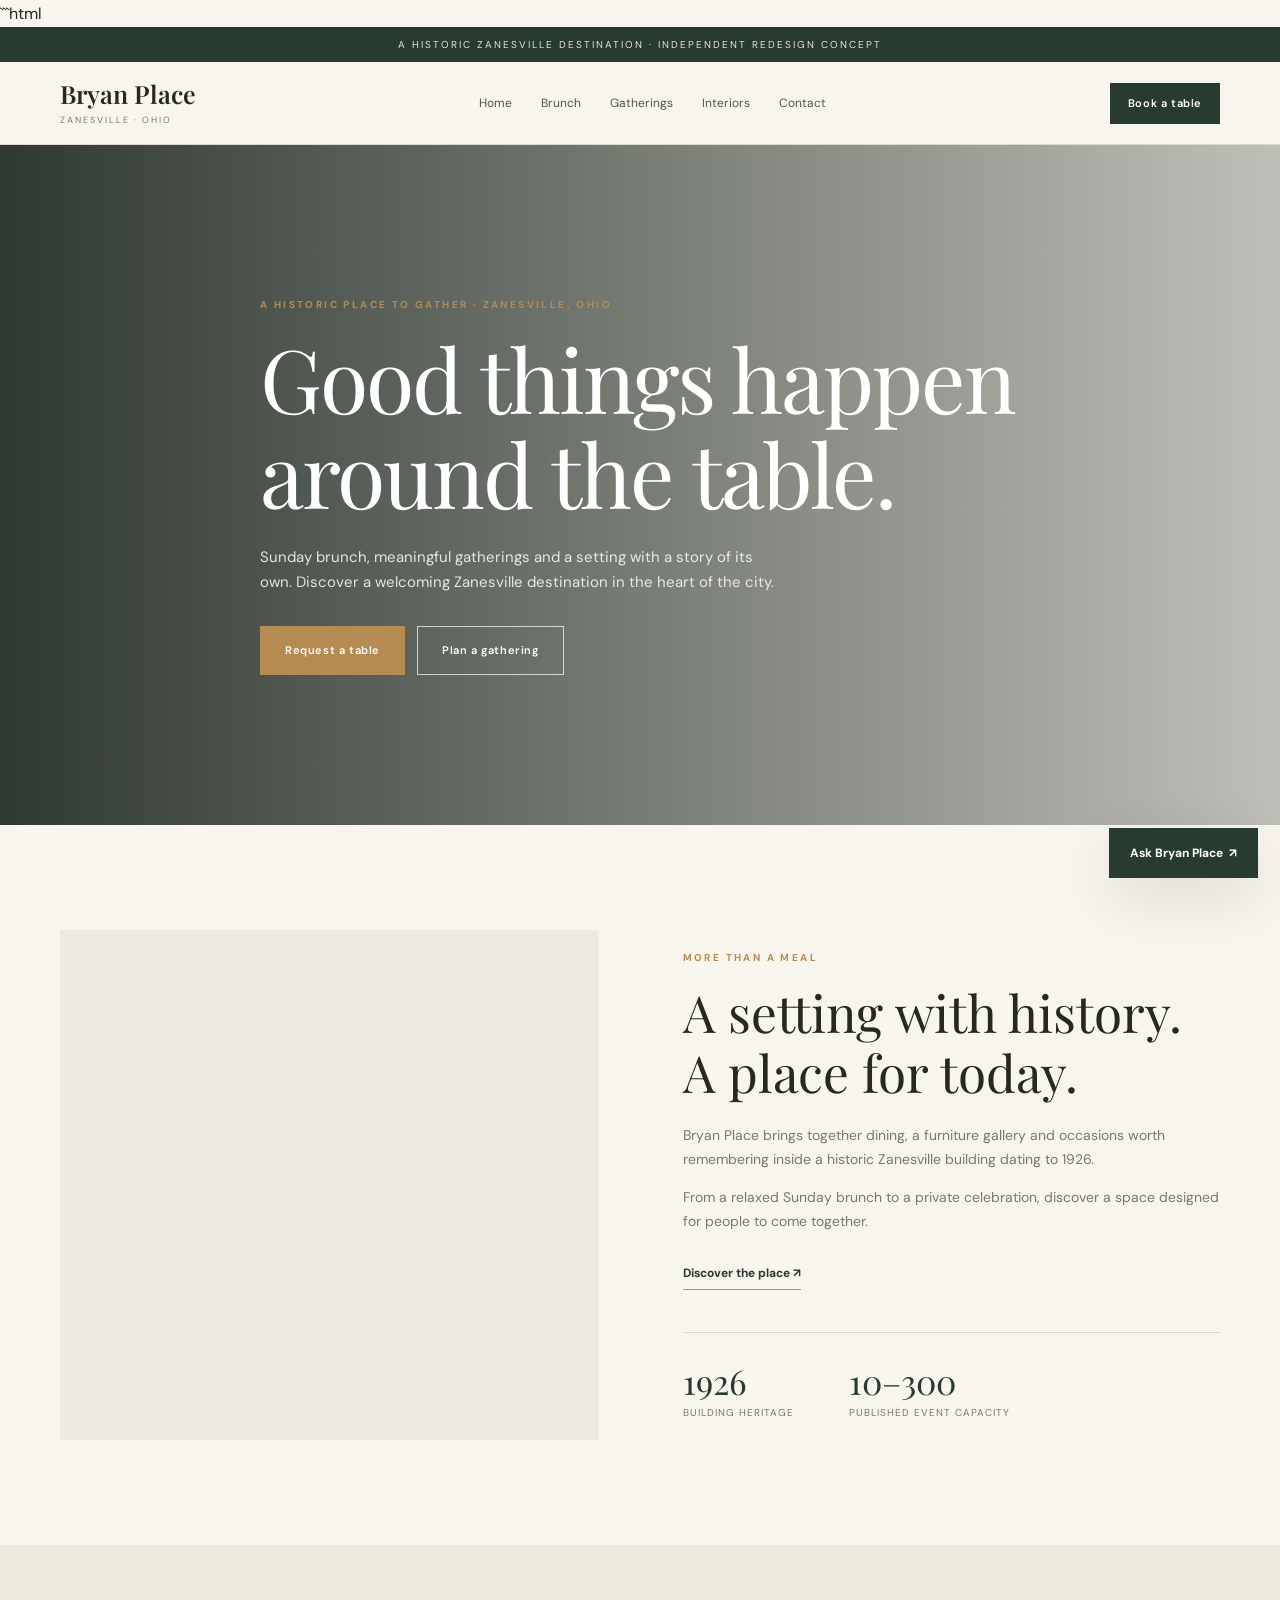
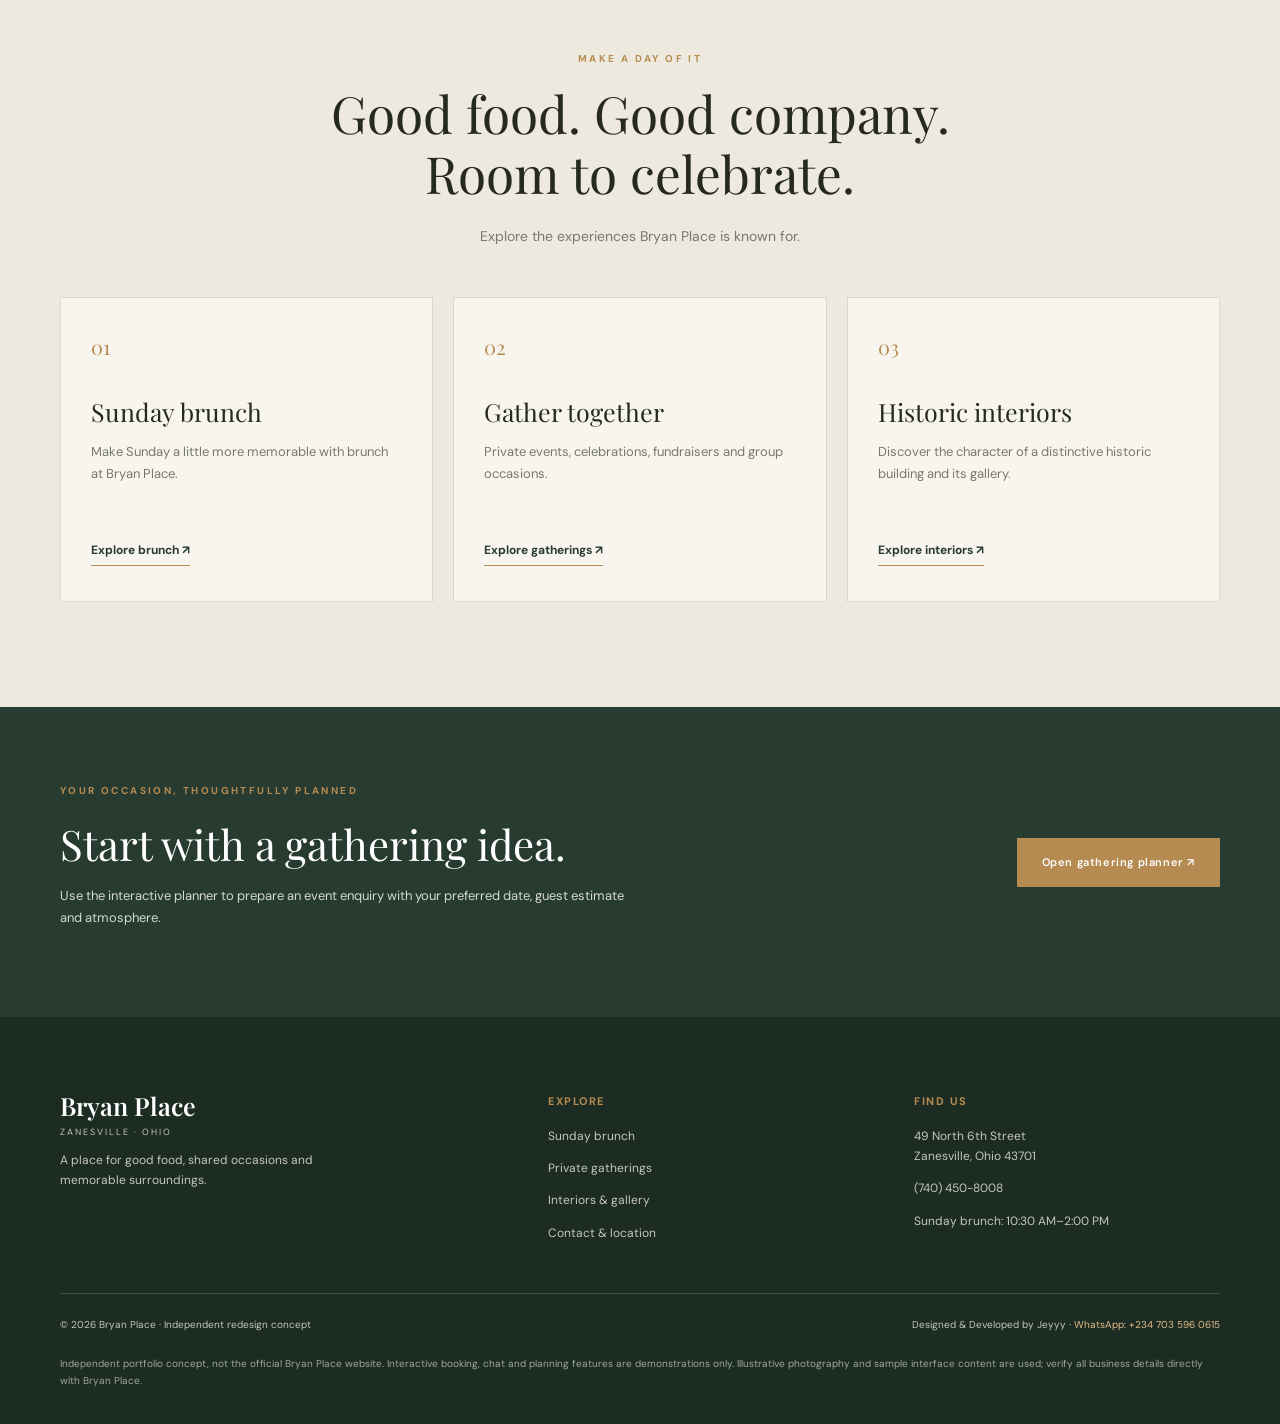
<file: index.html>
```html
<!doctype html>
<html lang="en"><head><meta charset="utf-8"><meta name="viewport" content="width=device-width,initial-scale=1"><meta name="theme-color" content="#f5f1e8"><meta name="description" content="Good Things Happen Around the Table — Bryan Place independent website redesign concept."><title>Good Things Happen Around the Table | Bryan Place</title><link rel="stylesheet" href="css/style.css"></head><body>
<div class="top-note">A HISTORIC ZANESVILLE DESTINATION · INDEPENDENT REDESIGN CONCEPT</div>
<header class="site-header"><div class="container nav-wrap">
<a class="brand" href="index.html">Bryan Place<small>Zanesville · Ohio</small></a>
<button class="menu-toggle" aria-label="Open navigation" aria-expanded="false">Menu</button>
<nav class="nav-links" aria-label="Main navigation">
<a href="index.html">Home</a><a href="brunch.html">Brunch</a><a href="events.html">Gatherings</a><a href="interiors.html">Interiors</a><a href="contact.html">Contact</a>
</nav><div class="nav-actions"><button class="btn small" data-open-booking>Book a table</button></div>
</div></header>
<main>
<section class="hero"><div class="container hero-content"><span class="eyebrow">A historic place to gather · Zanesville, Ohio</span><h1 class="display">Good things happen around the table.</h1><p>Sunday brunch, meaningful gatherings and a setting with a story of its own. Discover a welcoming Zanesville destination in the heart of the city.</p><div class="hero-actions"><button class="btn gold" data-open-booking>Request a table</button><a class="btn outline" href="events.html">Plan a gathering</a></div></div></section>
<section class="section"><div class="container intro-grid"><div class="intro-image reveal" role="img" aria-label="Illustrative restaurant interior"></div><div class="intro-copy reveal"><span class="eyebrow">More than a meal</span><h2>A setting with history. A place for today.</h2><p class="muted">Bryan Place brings together dining, a furniture gallery and occasions worth remembering inside a historic Zanesville building dating to 1926.</p><p class="muted">From a relaxed Sunday brunch to a private celebration, discover a space designed for people to come together.</p><a class="text-link" href="interiors.html">Discover the place ↗</a><div class="stats"><div class="stat"><strong>1926</strong><span>Building heritage</span></div><div class="stat"><strong>10–300</strong><span>Published event capacity</span></div></div></div></div></section>
<section class="section" style="background:var(--cream)"><div class="container"><div class="section-head reveal"><span class="eyebrow">Make a day of it</span><h2>Good food. Good company. Room to celebrate.</h2><p>Explore the experiences Bryan Place is known for.</p></div><div class="feature-grid"><article class="feature-card reveal"><span class="number">01</span><h3>Sunday brunch</h3><p>Make Sunday a little more memorable with brunch at Bryan Place.</p><a class="text-link" href="brunch.html">Explore brunch ↗</a></article><article class="feature-card reveal"><span class="number">02</span><h3>Gather together</h3><p>Private events, celebrations, fundraisers and group occasions.</p><a class="text-link" href="events.html">Explore gatherings ↗</a></article><article class="feature-card reveal"><span class="number">03</span><h3>Historic interiors</h3><p>Discover the character of a distinctive historic building and its gallery.</p><a class="text-link" href="interiors.html">Explore interiors ↗</a></article></div></div></section>
<section class="split-band"><div class="container"><div><span class="eyebrow">Your occasion, thoughtfully planned</span><h2>Start with a gathering idea.</h2><p>Use the interactive planner to prepare an event enquiry with your preferred date, guest estimate and atmosphere.</p></div><a class="btn gold" href="events.html#planner">Open gathering planner ↗</a></div></section>
</main>
<footer class="site-footer"><div class="container">
<div class="footer-grid">
<div><a class="brand" href="index.html">Bryan Place<small style="color:#c5c6bc">Zanesville · Ohio</small></a><p>A place for good food, shared occasions and memorable surroundings.</p></div>
<div><h4>Explore</h4><div class="footer-links"><a href="brunch.html">Sunday brunch</a><a href="events.html">Private gatherings</a><a href="interiors.html">Interiors & gallery</a><a href="contact.html">Contact & location</a></div></div>
<div><h4>Find us</h4><p>49 North 6th Street<br>Zanesville, Ohio 43701</p><p><a href="tel:+17404508008">(740) 450-8008</a></p><p>Sunday brunch: 10:30 AM–2:00 PM</p></div>
</div>
<div class="footer-bottom"><span>© <span data-year></span> Bryan Place · Independent redesign concept</span><span class="developer-credit">Designed & Developed by Jeyyy · <a href="https://wa.me/2347035960615" target="_blank" rel="noopener">WhatsApp: +234 703 596 0615</a></span></div>
<p class="disclaimer">Independent portfolio concept, not the official Bryan Place website. Interactive booking, chat and planning features are demonstrations only. Illustrative photography and sample interface content are used; verify all business details directly with Bryan Place.</p>
</div></footer>
<button class="chat-launch" id="chatToggle" aria-label="Open Ask Bryan Place chat">Ask Bryan Place&nbsp; ↗</button>
<section class="chat-panel" id="chatPanel" aria-label="Bryan Place demo chat">
<div class="chat-head"><strong>Ask Bryan Place</strong><button id="chatClose" aria-label="Close chat">×</button></div>
<div class="chat-body" id="chatBody" aria-live="polite"></div>
<div class="chat-options"><button data-question="What are your brunch hours?">Brunch hours</button><button data-question="How do I plan an event?">Plan an event</button><button data-question="Where are you located?">Location</button></div>
<div class="chat-input"><input id="chatInput" placeholder="Ask a question…" aria-label="Type a question"><button id="chatSend">Send</button></div>
</section>
<div class="modal-backdrop" id="bookingModal" role="dialog" aria-modal="true" aria-labelledby="bookingTitle">
<div class="modal">
<button class="modal-close" data-close-booking aria-label="Close booking form">×</button>
<div id="bookingFormFields">
<span class="step-indicator" id="bookingStepLabel">Step 1 of 3</span><h2 id="bookingTitle">Request a table</h2>
<form id="bookingForm">
<div class="modal-step active" data-step="1">
<p class="muted">Tell us when you would like to visit.</p>
<div class="field"><label for="bookDate">Preferred date</label><input id="bookDate" name="date" type="date" required></div>
<div class="field"><label for="bookTime">Preferred time</label><select id="bookTime" name="time" required><option value="">Choose a time</option><option>10:30 AM</option><option>11:00 AM</option><option>11:30 AM</option><option>12:00 PM</option><option>12:30 PM</option><option>1:00 PM</option><option>1:30 PM</option><option>2:00 PM</option><option>Other / flexible</option></select></div>
</div>
<div class="modal-step" data-step="2">
<p class="muted">How many guests should the request include?</p>
<div class="field"><label for="bookGuests">Number of guests</label><select id="bookGuests" name="guests" required><option value="">Select guests</option><option>1</option><option>2</option><option>3</option><option>4</option><option>5</option><option>6</option><option>7</option><option>8</option><option>9+</option></select></div>
<div class="field"><label for="bookNotes">Additional notes (optional)</label><textarea id="bookNotes" name="notes" placeholder="Accessibility needs, occasion, or other details"></textarea></div>
</div>
<div class="modal-step" data-step="3">
<p class="muted">Add a contact name and a way for the restaurant to reach you.</p>
<div class="field"><label for="bookName">Your name</label><input id="bookName" name="name" required autocomplete="name"></div>
<div class="field"><label for="bookContact">Phone or email</label><input id="bookContact" name="contact" required></div>
</div>
</form>
<div class="modal-actions"><button class="btn outline" id="bookingBack" type="button">Back</button><button class="btn" id="bookingNext" type="button">Continue</button></div>
</div>
<div id="bookingResult" hidden><span class="eyebrow">Request prepared</span><h2>Your details are ready.</h2><p class="muted">This demo does not send or confirm a reservation. Contact the restaurant directly to check availability.</p><div class="result-card"><pre id="bookingSummary" style="white-space:pre-wrap;font: .82rem/1.7 var(--sans)"></pre></div><div class="modal-actions"><button class="btn outline" id="bookingReset">Start again</button><button class="btn" id="copyBooking">Copy request</button><button class="btn gold" id="callRestaurant">Call restaurant</button></div></div>
</div></div>
<script src="js/main.js" defer></script>
<script>document.querySelectorAll('[data-year]').forEach(el=>el.textContent=new Date().getFullYear());</script></body></html>
</file>
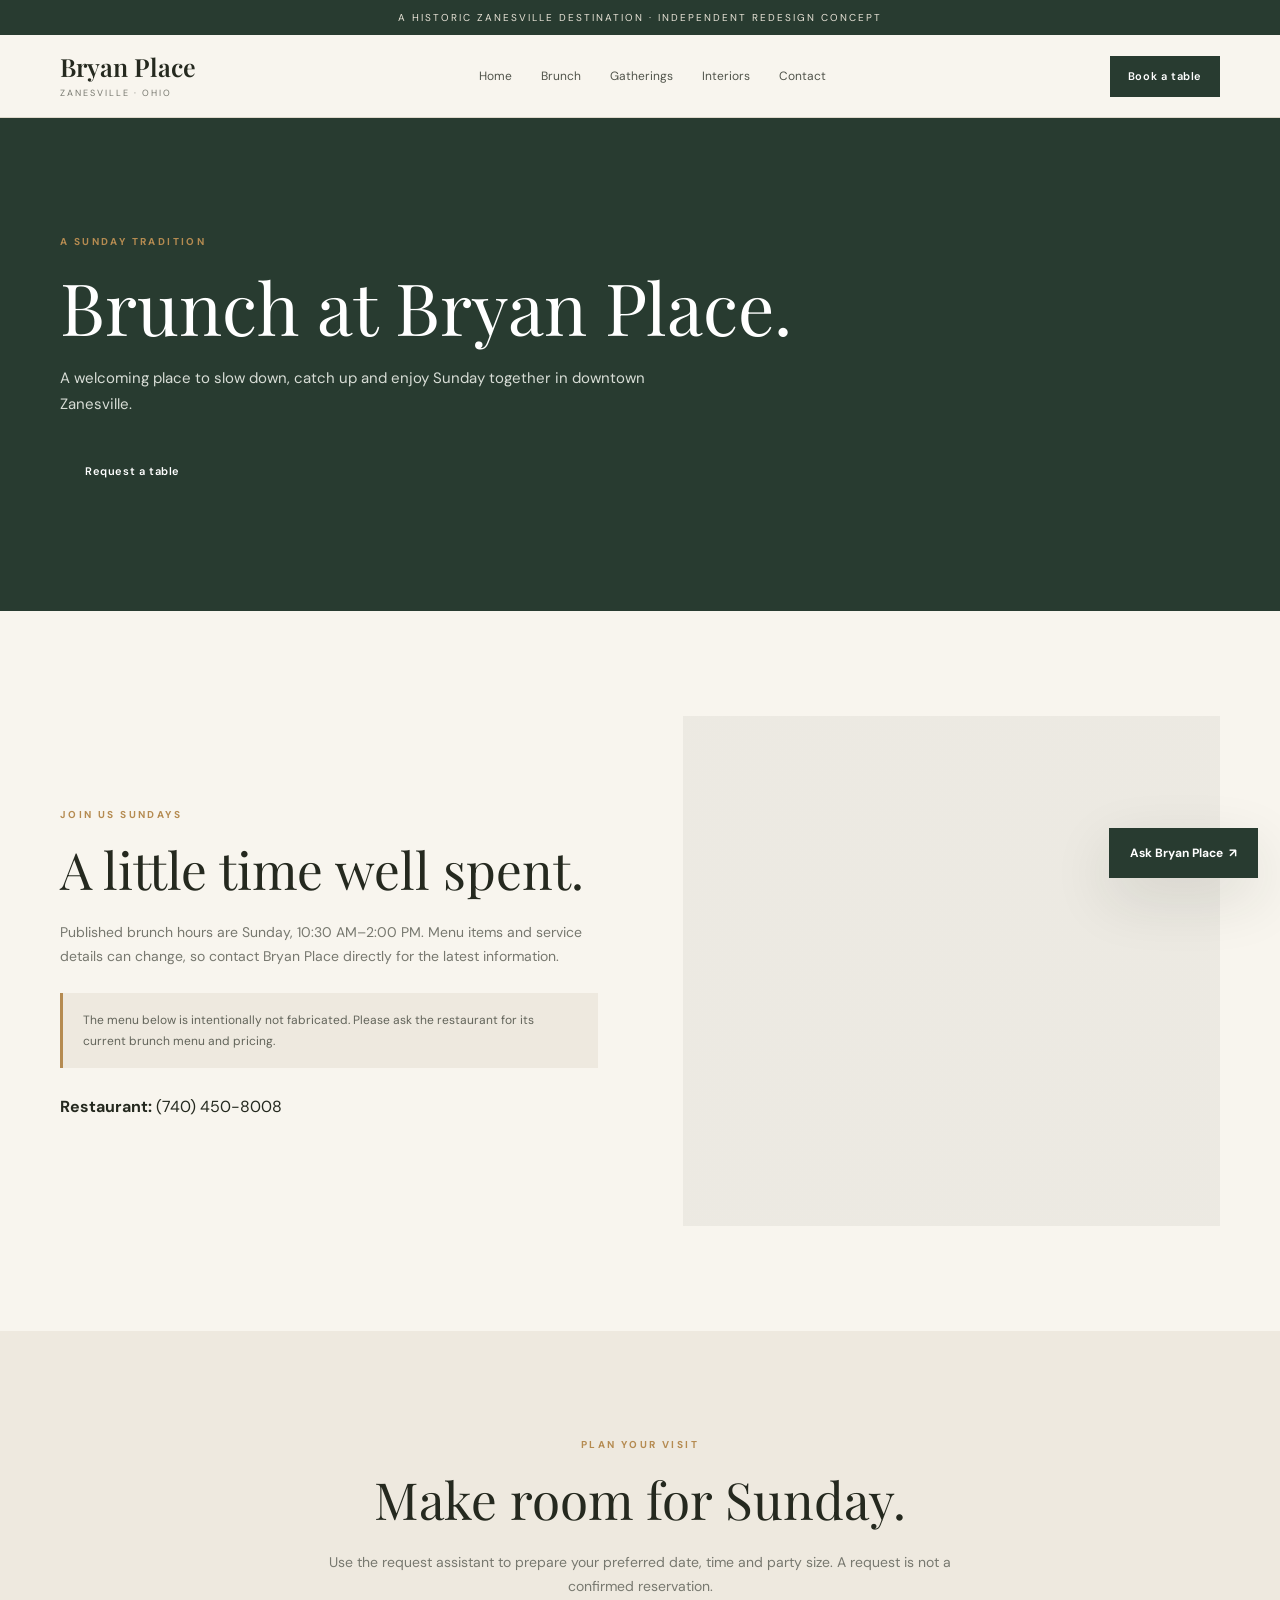
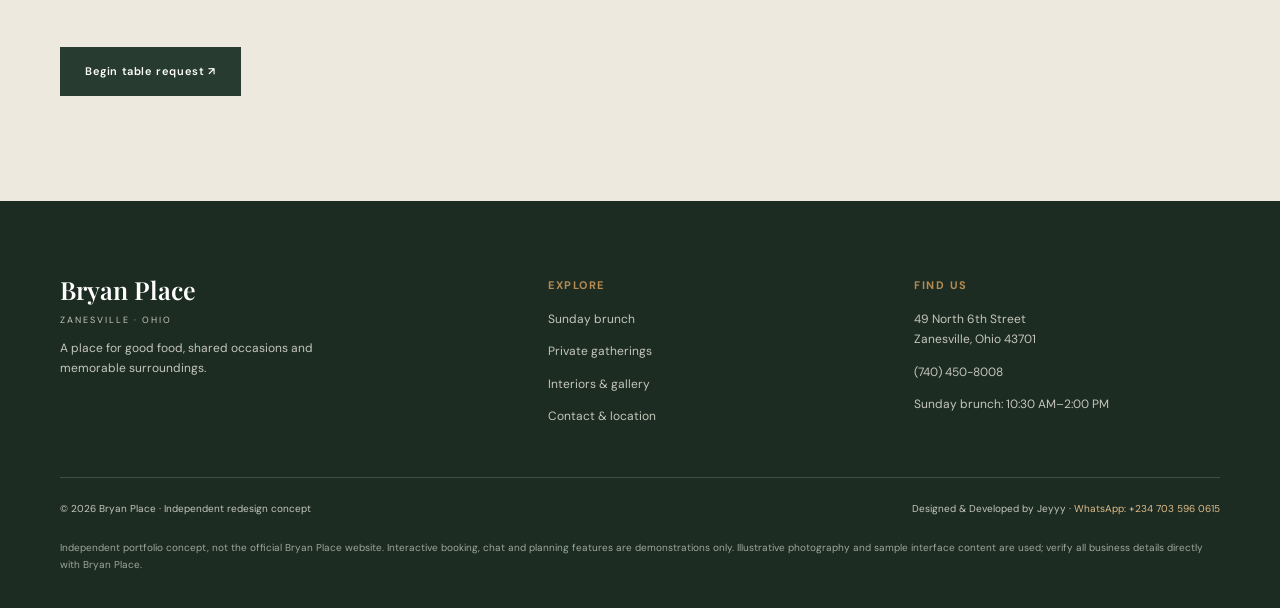
<file: brunch.html>
<!doctype html>
<html lang="en"><head><meta charset="utf-8"><meta name="viewport" content="width=device-width,initial-scale=1"><meta name="theme-color" content="#f5f1e8"><meta name="description" content="Sunday Brunch — Bryan Place independent website redesign concept."><title>Sunday Brunch | Bryan Place</title><link rel="stylesheet" href="css/style.css"></head><body>
<div class="top-note">A HISTORIC ZANESVILLE DESTINATION · INDEPENDENT REDESIGN CONCEPT</div>
<header class="site-header"><div class="container nav-wrap">
<a class="brand" href="index.html">Bryan Place<small>Zanesville · Ohio</small></a>
<button class="menu-toggle" aria-label="Open navigation" aria-expanded="false">Menu</button>
<nav class="nav-links" aria-label="Main navigation">
<a href="index.html">Home</a><a href="brunch.html">Brunch</a><a href="events.html">Gatherings</a><a href="interiors.html">Interiors</a><a href="contact.html">Contact</a>
</nav><div class="nav-actions"><button class="btn small" data-open-booking>Book a table</button></div>
</div></header>
<main><section class="page-hero"><div class="container"><span class="eyebrow">A Sunday tradition</span><h1>Brunch at Bryan Place.</h1><p>A welcoming place to slow down, catch up and enjoy Sunday together in downtown Zanesville.</p><button class="btn" data-open-booking>Request a table</button></div></section>
<section class="section"><div class="container intro-grid"><div class="intro-copy reveal"><span class="eyebrow">Join us Sundays</span><h2>A little time well spent.</h2><p class="muted">Published brunch hours are Sunday, 10:30 AM–2:00 PM. Menu items and service details can change, so contact Bryan Place directly for the latest information.</p><div class="notice">The menu below is intentionally not fabricated. Please ask the restaurant for its current brunch menu and pricing.</div><p><strong>Restaurant:</strong> <a href="tel:+17404508008">(740) 450-8008</a></p></div><div class="intro-image reveal"></div></div></section>
<section class="section" style="background:var(--cream)"><div class="container"><div class="section-head"><span class="eyebrow">Plan your visit</span><h2>Make room for Sunday.</h2><p>Use the request assistant to prepare your preferred date, time and party size. A request is not a confirmed reservation.</p></div><button class="btn" data-open-booking>Begin table request ↗</button></div></section></main>
<footer class="site-footer"><div class="container">
<div class="footer-grid">
<div><a class="brand" href="index.html">Bryan Place<small style="color:#c5c6bc">Zanesville · Ohio</small></a><p>A place for good food, shared occasions and memorable surroundings.</p></div>
<div><h4>Explore</h4><div class="footer-links"><a href="brunch.html">Sunday brunch</a><a href="events.html">Private gatherings</a><a href="interiors.html">Interiors & gallery</a><a href="contact.html">Contact & location</a></div></div>
<div><h4>Find us</h4><p>49 North 6th Street<br>Zanesville, Ohio 43701</p><p><a href="tel:+17404508008">(740) 450-8008</a></p><p>Sunday brunch: 10:30 AM–2:00 PM</p></div>
</div>
<div class="footer-bottom"><span>© <span data-year></span> Bryan Place · Independent redesign concept</span><span class="developer-credit">Designed & Developed by Jeyyy · <a href="https://wa.me/2347035960615" target="_blank" rel="noopener">WhatsApp: +234 703 596 0615</a></span></div>
<p class="disclaimer">Independent portfolio concept, not the official Bryan Place website. Interactive booking, chat and planning features are demonstrations only. Illustrative photography and sample interface content are used; verify all business details directly with Bryan Place.</p>
</div></footer>
<button class="chat-launch" id="chatToggle" aria-label="Open Ask Bryan Place chat">Ask Bryan Place&nbsp; ↗</button>
<section class="chat-panel" id="chatPanel" aria-label="Bryan Place demo chat">
<div class="chat-head"><strong>Ask Bryan Place</strong><button id="chatClose" aria-label="Close chat">×</button></div>
<div class="chat-body" id="chatBody" aria-live="polite"></div>
<div class="chat-options"><button data-question="What are your brunch hours?">Brunch hours</button><button data-question="How do I plan an event?">Plan an event</button><button data-question="Where are you located?">Location</button></div>
<div class="chat-input"><input id="chatInput" placeholder="Ask a question…" aria-label="Type a question"><button id="chatSend">Send</button></div>
</section>
<div class="modal-backdrop" id="bookingModal" role="dialog" aria-modal="true" aria-labelledby="bookingTitle">
<div class="modal">
<button class="modal-close" data-close-booking aria-label="Close booking form">×</button>
<div id="bookingFormFields">
<span class="step-indicator" id="bookingStepLabel">Step 1 of 3</span><h2 id="bookingTitle">Request a table</h2>
<form id="bookingForm">
<div class="modal-step active" data-step="1">
<p class="muted">Tell us when you would like to visit.</p>
<div class="field"><label for="bookDate">Preferred date</label><input id="bookDate" name="date" type="date" required></div>
<div class="field"><label for="bookTime">Preferred time</label><select id="bookTime" name="time" required><option value="">Choose a time</option><option>10:30 AM</option><option>11:00 AM</option><option>11:30 AM</option><option>12:00 PM</option><option>12:30 PM</option><option>1:00 PM</option><option>1:30 PM</option><option>2:00 PM</option><option>Other / flexible</option></select></div>
</div>
<div class="modal-step" data-step="2">
<p class="muted">How many guests should the request include?</p>
<div class="field"><label for="bookGuests">Number of guests</label><select id="bookGuests" name="guests" required><option value="">Select guests</option><option>1</option><option>2</option><option>3</option><option>4</option><option>5</option><option>6</option><option>7</option><option>8</option><option>9+</option></select></div>
<div class="field"><label for="bookNotes">Additional notes (optional)</label><textarea id="bookNotes" name="notes" placeholder="Accessibility needs, occasion, or other details"></textarea></div>
</div>
<div class="modal-step" data-step="3">
<p class="muted">Add a contact name and a way for the restaurant to reach you.</p>
<div class="field"><label for="bookName">Your name</label><input id="bookName" name="name" required autocomplete="name"></div>
<div class="field"><label for="bookContact">Phone or email</label><input id="bookContact" name="contact" required></div>
</div>
</form>
<div class="modal-actions"><button class="btn outline" id="bookingBack" type="button">Back</button><button class="btn" id="bookingNext" type="button">Continue</button></div>
</div>
<div id="bookingResult" hidden><span class="eyebrow">Request prepared</span><h2>Your details are ready.</h2><p class="muted">This demo does not send or confirm a reservation. Contact the restaurant directly to check availability.</p><div class="result-card"><pre id="bookingSummary" style="white-space:pre-wrap;font: .82rem/1.7 var(--sans)"></pre></div><div class="modal-actions"><button class="btn outline" id="bookingReset">Start again</button><button class="btn" id="copyBooking">Copy request</button><button class="btn gold" id="callRestaurant">Call restaurant</button></div></div>
</div></div>
<script src="js/main.js" defer></script>
<script>document.querySelectorAll('[data-year]').forEach(el=>el.textContent=new Date().getFullYear());</script></body></html>
</file>
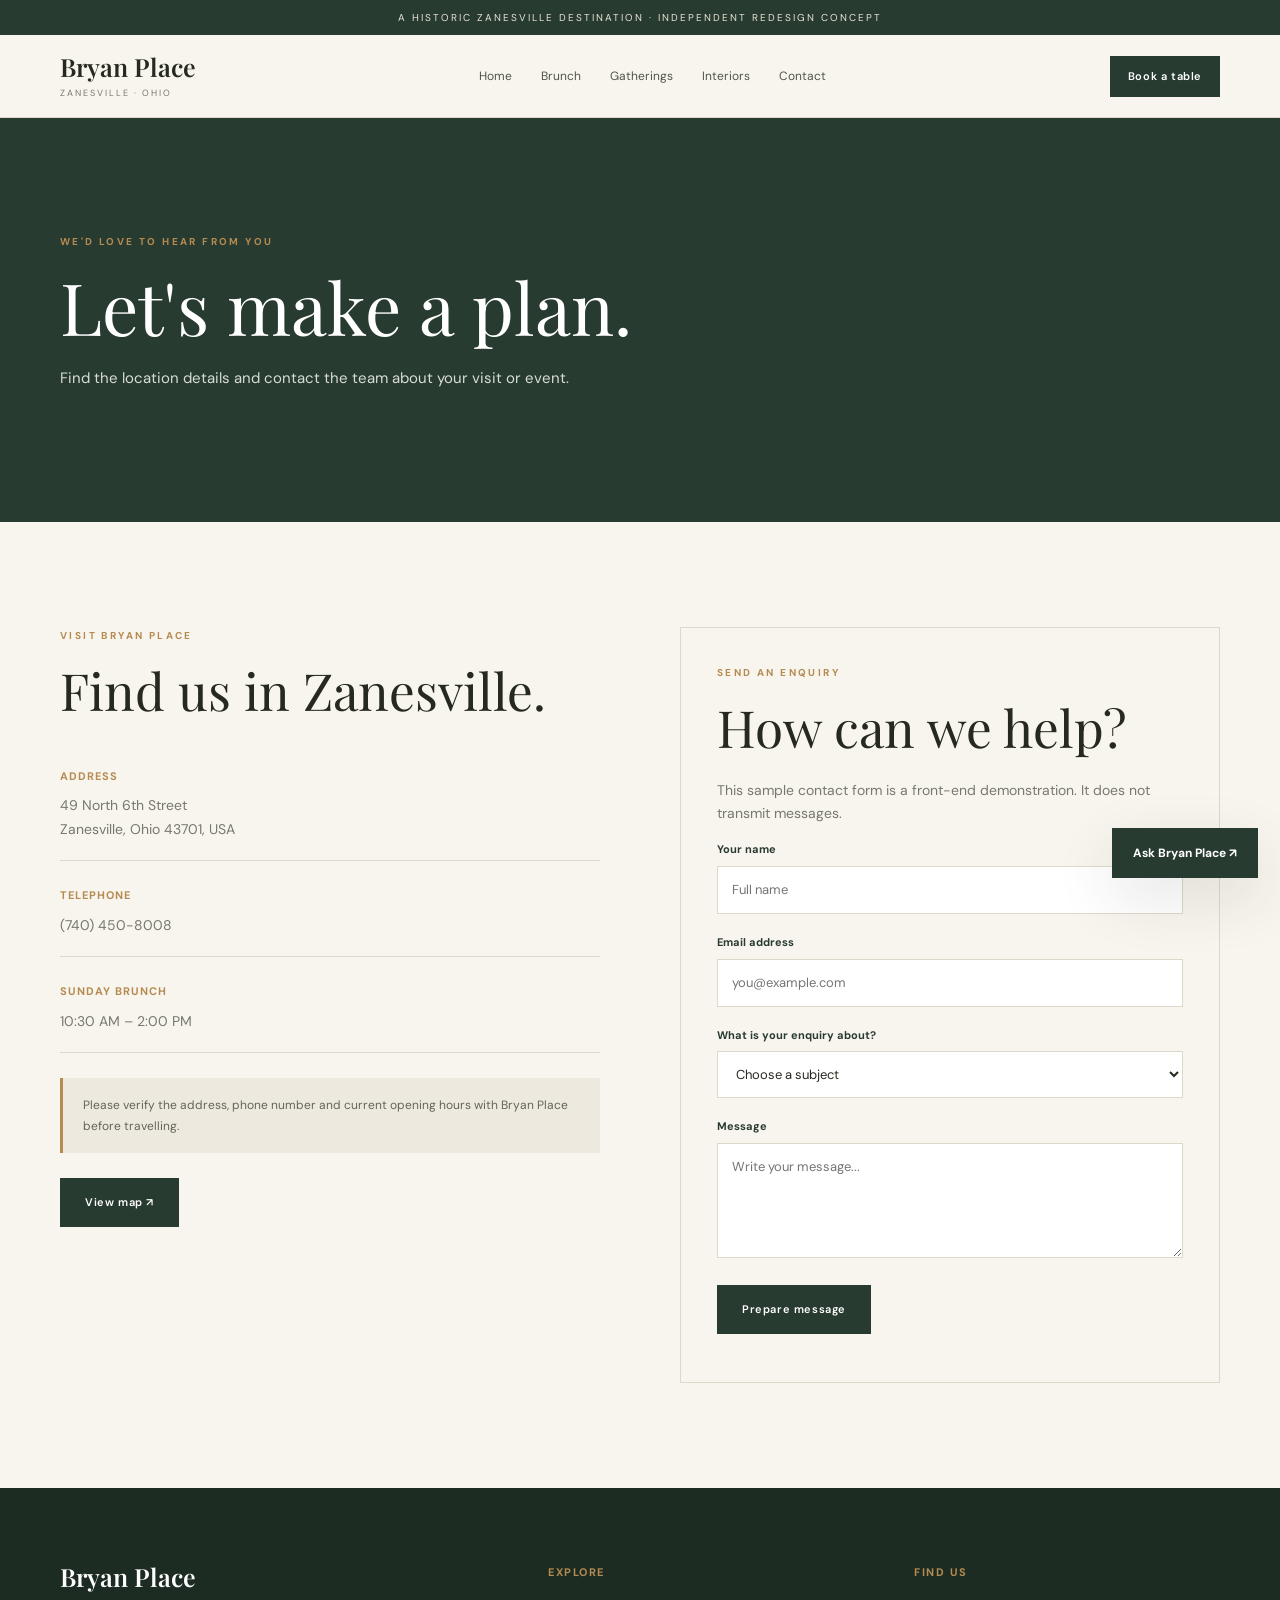
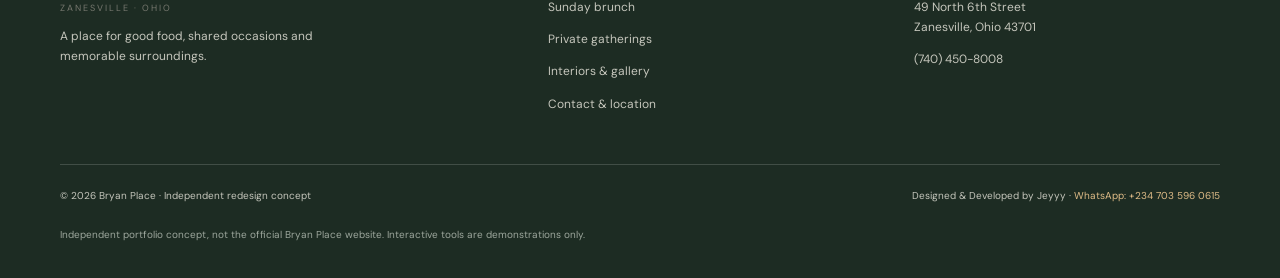
<file: contact.html>
<!doctype html>
<html lang="en">
<head>
<meta charset="utf-8">
<meta name="viewport" content="width=device-width,initial-scale=1">
<title>Contact & Location | Bryan Place</title>
<link rel="stylesheet" href="css/style.css">
</head>
<body>
<div class="top-note">A HISTORIC ZANESVILLE DESTINATION · INDEPENDENT REDESIGN CONCEPT</div>

<header class="site-header">
<div class="container nav-wrap">
<a class="brand" href="index.html">Bryan Place<small>Zanesville · Ohio</small></a>
<button class="menu-toggle" aria-label="Open navigation" aria-expanded="false">Menu</button>
<nav class="nav-links">
<a href="index.html">Home</a>
<a href="brunch.html">Brunch</a>
<a href="events.html">Gatherings</a>
<a href="interiors.html">Interiors</a>
<a href="contact.html">Contact</a>
</nav>
<div class="nav-actions"><button class="btn small" data-open-booking>Book a table</button></div>
</div>
</header>

<main>
<section class="page-hero">
<div class="container">
<span class="eyebrow">We'd love to hear from you</span>
<h1>Let's make a plan.</h1>
<p>Find the location details and contact the team about your visit or event.</p>
</div>
</section>

<section class="section">
<div class="container contact-grid">
<div>
<span class="eyebrow">Visit Bryan Place</span>
<h2>Find us in Zanesville.</h2>
<div class="contact-detail">
<strong>Address</strong>
<p>49 North 6th Street<br>Zanesville, Ohio 43701, USA</p>
</div>
<div class="contact-detail">
<strong>Telephone</strong>
<p><a href="tel:+17404508008">(740) 450-8008</a></p>
</div>
<div class="contact-detail">
<strong>Sunday brunch</strong>
<p>10:30 AM – 2:00 PM</p>
</div>
<div class="notice">Please verify the address, phone number and current opening hours with Bryan Place before travelling.</div>
<a class="btn" href="https://www.google.com/maps/search/?api=1&query=49+North+6th+Street+Zanesville+Ohio" target="_blank" rel="noopener">View map ↗</a>
</div>

<div class="contact-card">
<span class="eyebrow">Send an enquiry</span>
<h2>How can we help?</h2>
<p class="muted">This sample contact form is a front-end demonstration. It does not transmit messages.</p>
<form id="contactForm">
<div class="field">
<label for="contactName">Your name</label>
<input id="contactName" required placeholder="Full name">
</div>
<div class="field">
<label for="contactEmail">Email address</label>
<input id="contactEmail" type="email" required placeholder="you@example.com">
</div>
<div class="field">
<label for="contactSubject">What is your enquiry about?</label>
<select id="contactSubject" required>
<option value="">Choose a subject</option>
<option>Dining</option>
<option>Sunday brunch</option>
<option>Private event</option>
<option>General enquiry</option>
</select>
</div>
<div class="field">
<label for="contactMessage">Message</label>
<textarea id="contactMessage" required placeholder="Write your message..."></textarea>
</div>
<button class="btn" type="submit">Prepare message</button>
<p id="contactFeedback" class="form-feedback" aria-live="polite"></p>
</form>
</div>
</div>
</section>
</main>

<footer class="site-footer">
<div class="container">
<div class="footer-grid">
<div><a class="brand" href="index.html">Bryan Place<small>Zanesville · Ohio</small></a><p>A place for good food, shared occasions and memorable surroundings.</p></div>
<div><h4>Explore</h4><div class="footer-links"><a href="brunch.html">Sunday brunch</a><a href="events.html">Private gatherings</a><a href="interiors.html">Interiors & gallery</a><a href="contact.html">Contact & location</a></div></div>
<div><h4>Find us</h4><p>49 North 6th Street<br>Zanesville, Ohio 43701</p><p><a href="tel:+17404508008">(740) 450-8008</a></p></div>
</div>
<div class="footer-bottom"><span>© <span data-year></span> Bryan Place · Independent redesign concept</span><span class="developer-credit">Designed & Developed by Jeyyy · <a href="https://wa.me/2347035960615" target="_blank" rel="noopener">WhatsApp: +234 703 596 0615</a></span></div>
<p class="disclaimer">Independent portfolio concept, not the official Bryan Place website. Interactive tools are demonstrations only.</p>
</div>
</footer>

<button class="chat-launch" id="chatToggle">Ask Bryan Place ↗</button>
<section class="chat-panel" id="chatPanel">
<div class="chat-head"><strong>Ask Bryan Place</strong><button id="chatClose">×</button></div>
<div class="chat-body" id="chatBody"></div>
<div class="chat-options">
<button data-question="What are your brunch hours?">Brunch hours</button>
<button data-question="How do I plan an event?">Plan an event</button>
<button data-question="Where are you located?">Location</button>
</div>
<div class="chat-input"><input id="chatInput" placeholder="Ask a question…"><button id="chatSend">Send</button></div>
</section>

<div class="modal-backdrop" id="bookingModal" role="dialog" aria-modal="true" aria-labelledby="bookingTitle">
<div class="modal">
<button class="modal-close" data-close-booking>×</button>
<div id="bookingFormFields">
<span class="step-indicator" id="bookingStepLabel">Step 1 of 3</span><h2 id="bookingTitle">Request a table</h2>
<form id="bookingForm">
<div class="modal-step active" data-step="1">
<p class="muted">When would you like to visit?</p>
<div class="field"><label for="bookDate">Preferred date</label><input id="bookDate" name="date" type="date" required></div>
<div class="field"><label for="bookTime">Preferred time</label><select id="bookTime" name="time" required><option value="">Choose a time</option><option>10:30 AM</option><option>11:00 AM</option><option>11:30 AM</option><option>12:00 PM</option><option>12:30 PM</option><option>1:00 PM</option><option>1:30 PM</option><option>2:00 PM</option><option>Other / flexible</option></select></div>
</div>
<div class="modal-step" data-step="2">
<p class="muted">How many guests?</p>
<div class="field"><label for="bookGuests">Number of guests</label><select id="bookGuests" name="guests" required><option value="">Select guests</option><option>1</option><option>2</option><option>3</option><option>4</option><option>5</option><option>6</option><option>7</option><option>8</option><option>9+</option></select></div>
<div class="field"><label for="bookNotes">Additional notes</label><textarea id="bookNotes" name="notes"></textarea></div>
</div>
<div class="modal-step" data-step="3">
<p class="muted">How can the restaurant reach you?</p>
<div class="field"><label for="bookName">Your name</label><input id="bookName" name="name" required></div>
<div class="field"><label for="bookContact">Phone or email</label><input id="bookContact" name="contact" required></div>
</div>
</form>
<div class="modal-actions"><button class="btn outline" id="bookingBack" type="button">Back</button><button class="btn" id="bookingNext" type="button">Continue</button></div>
</div>
<div id="bookingResult" hidden>
<span class="eyebrow">Request prepared</span><h2>Your details are ready.</h2>
<p class="muted">This demo does not send or confirm a reservation. Contact the restaurant directly to check availability.</p>
<div class="result-card"><pre id="bookingSummary"></pre></div>
<div class="modal-actions"><button class="btn outline" id="bookingReset">Start again</button><button class="btn" id="copyBooking">Copy request</button><button class="btn gold" id="callRestaurant">Call restaurant</button></div>
</div>
</div>
</div>

<script src="js/main.js" defer></script>
<script>document.querySelectorAll('[data-year]').forEach(el=>el.textContent=new Date().getFullYear());</script>
</body>
  </html>
</file>
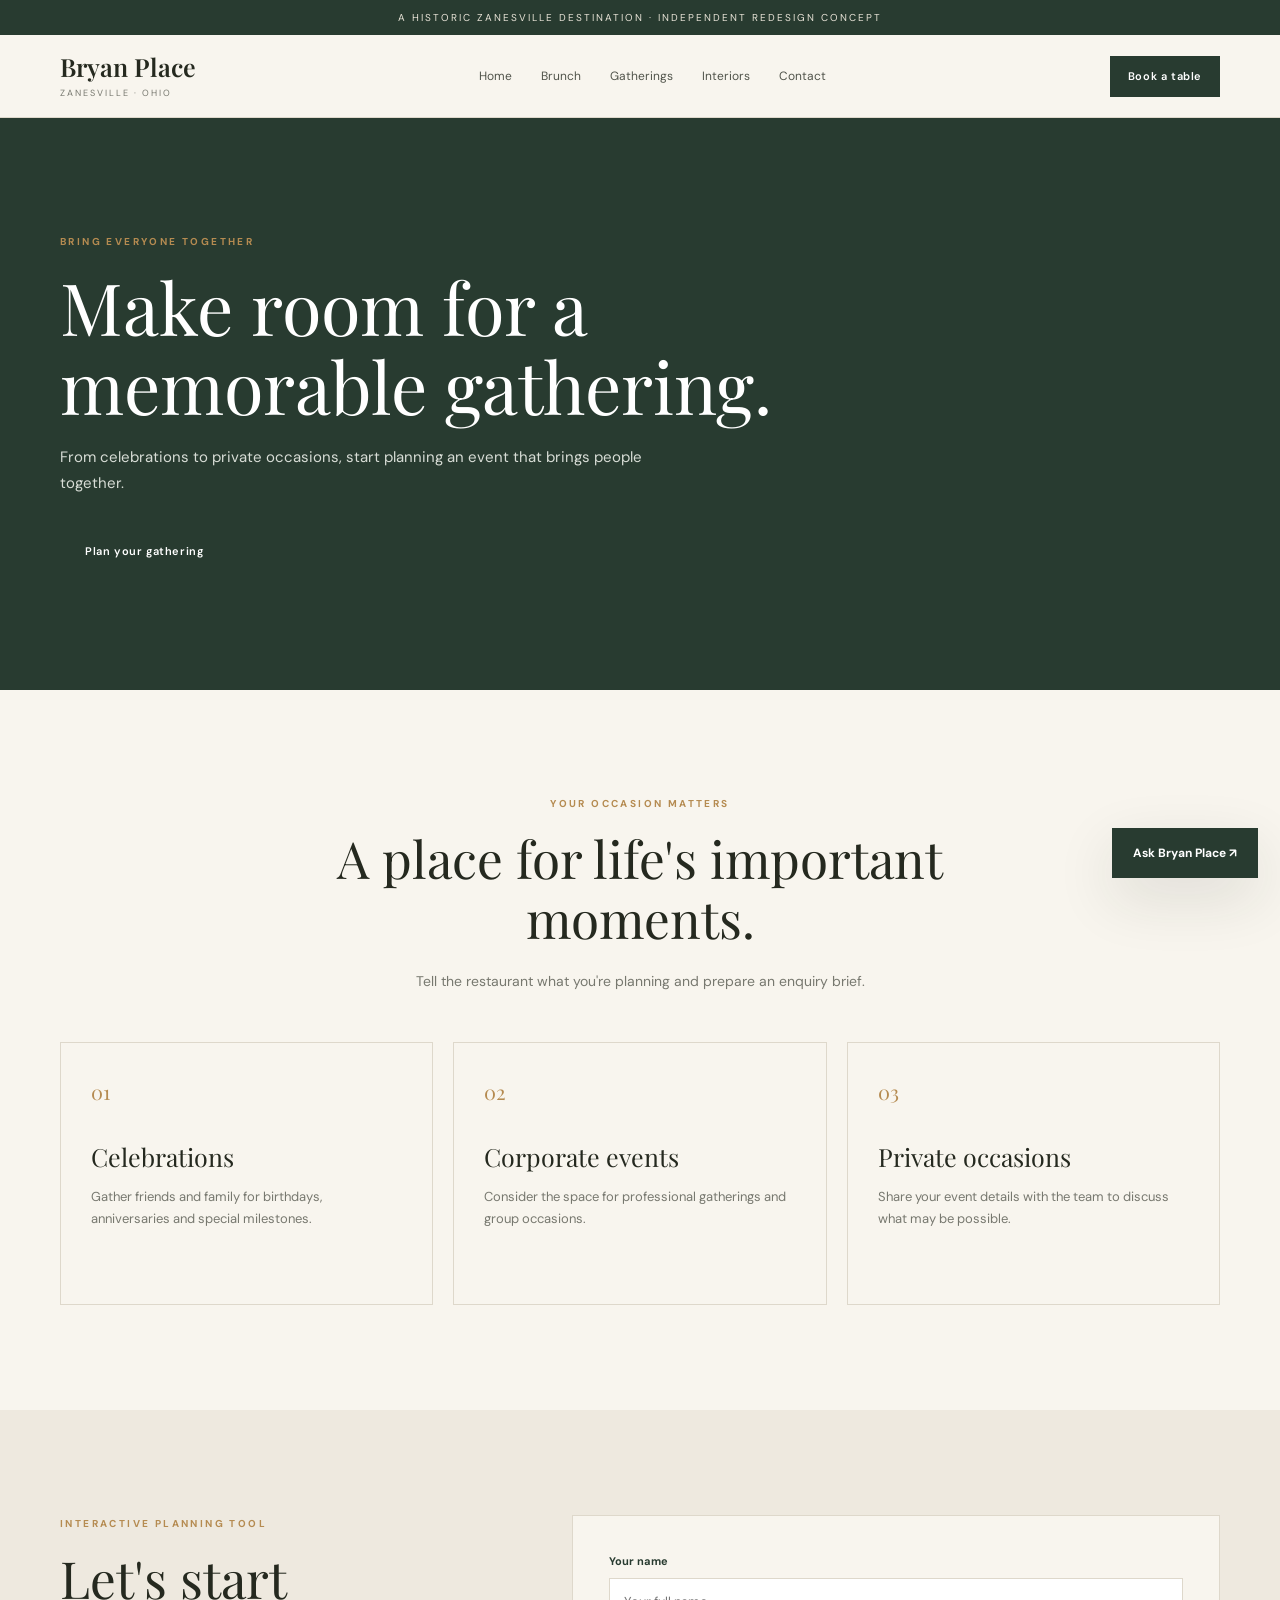
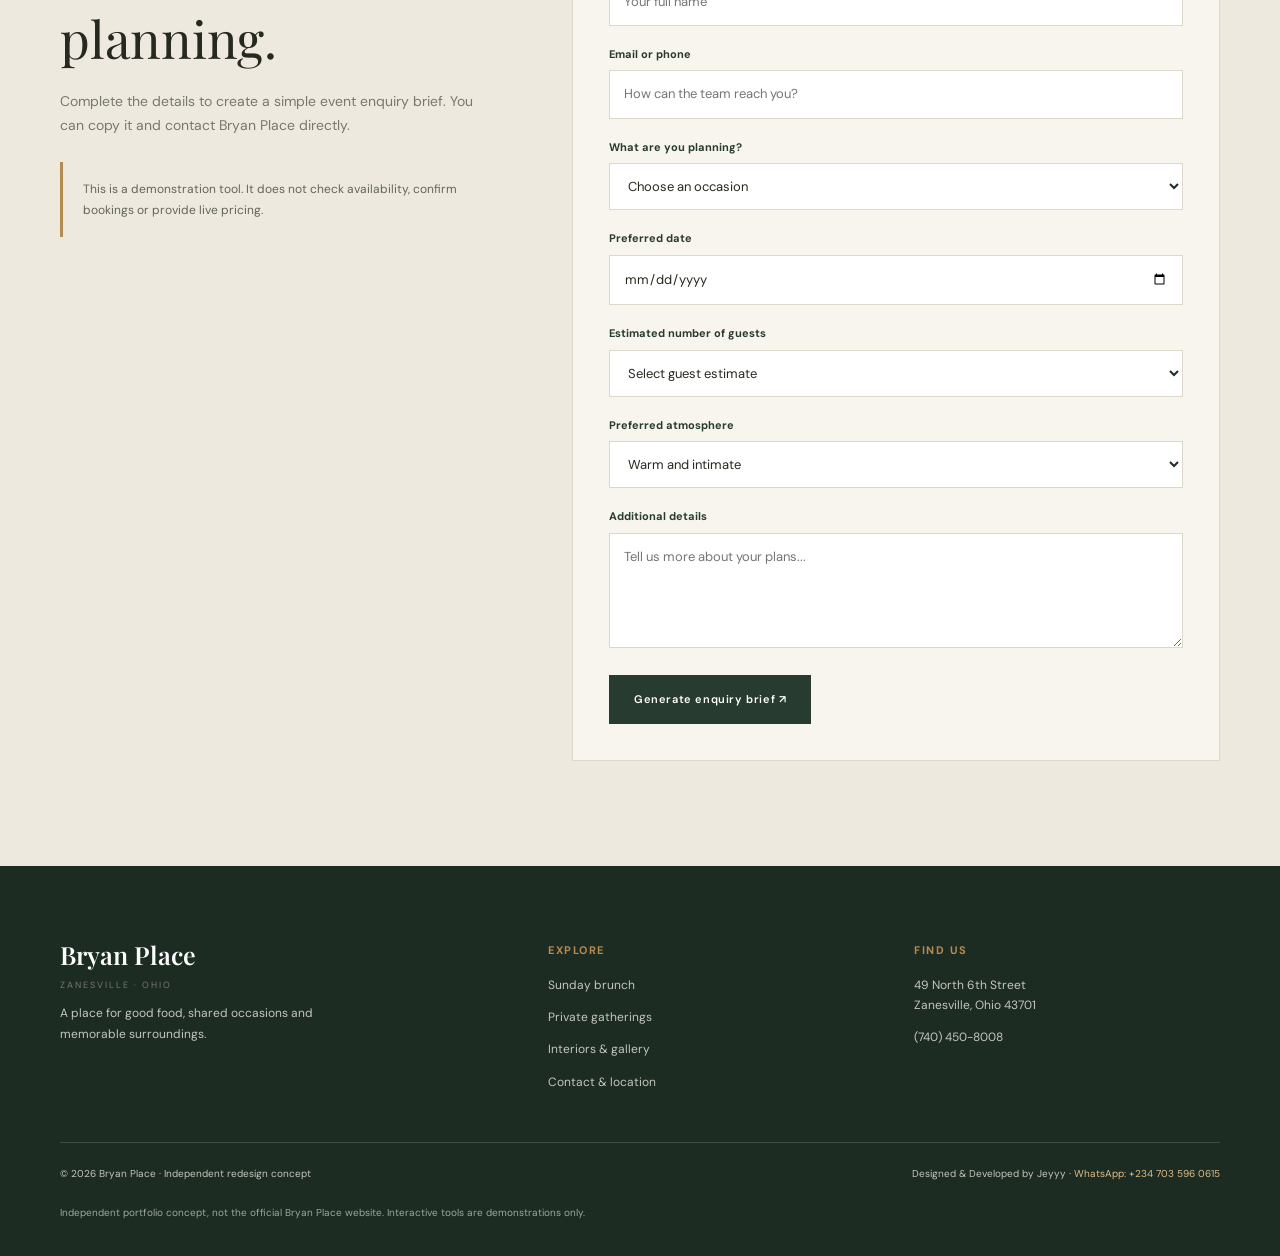
<file: events.html>
<!doctype html>
<html lang="en">
<head>
<meta charset="utf-8">
<meta name="viewport" content="width=device-width,initial-scale=1">
<title>Gatherings & Events | Bryan Place</title>
<link rel="stylesheet" href="css/style.css">
</head>
<body>
<div class="top-note">A HISTORIC ZANESVILLE DESTINATION · INDEPENDENT REDESIGN CONCEPT</div>

<header class="site-header">
<div class="container nav-wrap">
<a class="brand" href="index.html">Bryan Place<small>Zanesville · Ohio</small></a>
<button class="menu-toggle" aria-label="Open navigation" aria-expanded="false">Menu</button>
<nav class="nav-links">
<a href="index.html">Home</a>
<a href="brunch.html">Brunch</a>
<a href="events.html">Gatherings</a>
<a href="interiors.html">Interiors</a>
<a href="contact.html">Contact</a>
</nav>
<div class="nav-actions"><button class="btn small" data-open-booking>Book a table</button></div>
</div>
</header>

<main>
<section class="page-hero">
<div class="container">
<span class="eyebrow">Bring everyone together</span>
<h1>Make room for a memorable gathering.</h1>
<p>From celebrations to private occasions, start planning an event that brings people together.</p>
<a href="#planner" class="btn">Plan your gathering</a>
</div>
</section>

<section class="section">
<div class="container">
<div class="section-head">
<span class="eyebrow">Your occasion matters</span>
<h2>A place for life's important moments.</h2>
<p>Tell the restaurant what you're planning and prepare an enquiry brief.</p>
</div>
<div class="feature-grid">
<article class="feature-card">
<span class="number">01</span>
<h3>Celebrations</h3>
<p>Gather friends and family for birthdays, anniversaries and special milestones.</p>
</article>
<article class="feature-card">
<span class="number">02</span>
<h3>Corporate events</h3>
<p>Consider the space for professional gatherings and group occasions.</p>
</article>
<article class="feature-card">
<span class="number">03</span>
<h3>Private occasions</h3>
<p>Share your event details with the team to discuss what may be possible.</p>
</article>
</div>
</div>
</section>

<section class="section planner-section" id="planner">
<div class="container planner-grid">
<div>
<span class="eyebrow">Interactive planning tool</span>
<h2>Let's start planning.</h2>
<p class="muted">Complete the details to create a simple event enquiry brief. You can copy it and contact Bryan Place directly.</p>
<div class="notice">This is a demonstration tool. It does not check availability, confirm bookings or provide live pricing.</div>
</div>

<form id="plannerForm" class="planner-form">
<div class="field">
<label for="eventName">Your name</label>
<input id="eventName" required placeholder="Your full name">
</div>

<div class="field">
<label for="eventEmail">Email or phone</label>
<input id="eventEmail" required placeholder="How can the team reach you?">
</div>

<div class="field">
<label for="eventType">What are you planning?</label>
<select id="eventType" required>
<option value="">Choose an occasion</option>
<option>Birthday celebration</option>
<option>Wedding-related event</option>
<option>Corporate gathering</option>
<option>Anniversary</option>
<option>Family gathering</option>
<option>Other occasion</option>
</select>
</div>

<div class="field">
<label for="eventDate">Preferred date</label>
<input id="eventDate" type="date" required>
</div>

<div class="field">
<label for="eventGuests">Estimated number of guests</label>
<select id="eventGuests" required>
<option value="">Select guest estimate</option>
<option>Under 10</option>
<option>10–30</option>
<option>31–50</option>
<option>51–100</option>
<option>101–150</option>
<option>151–200</option>
<option>201–300</option>
<option>More than 300</option>
</select>
</div>

<div class="field">
<label for="eventMood">Preferred atmosphere</label>
<select id="eventMood">
<option>Warm and intimate</option>
<option>Elegant and formal</option>
<option>Relaxed and casual</option>
<option>Festive and lively</option>
<option>Not decided yet</option>
</select>
</div>

<div class="field">
<label for="eventNotes">Additional details</label>
<textarea id="eventNotes" placeholder="Tell us more about your plans..."></textarea>
</div>

<button class="btn" type="submit">Generate enquiry brief ↗</button>
</form>
</div>

<div class="container">
<div id="plannerResult" class="result-card" hidden>
<h3>Your gathering brief</h3>
<pre id="plannerSummary"></pre>
<div class="modal-actions">
<button class="btn" id="copyPlanner" type="button">Copy brief</button>
<button class="btn outline" id="printPlanner" type="button">Print brief</button>
</div>
</div>
</div>
</section>
</main>

<footer class="site-footer">
<div class="container">
<div class="footer-grid">
<div>
<a class="brand" href="index.html">Bryan Place<small>Zanesville · Ohio</small></a>
<p>A place for good food, shared occasions and memorable surroundings.</p>
</div>
<div>
<h4>Explore</h4>
<div class="footer-links">
<a href="brunch.html">Sunday brunch</a>
<a href="events.html">Private gatherings</a>
<a href="interiors.html">Interiors & gallery</a>
<a href="contact.html">Contact & location</a>
</div>
</div>
<div>
<h4>Find us</h4>
<p>49 North 6th Street<br>Zanesville, Ohio 43701</p>
<p><a href="tel:+17404508008">(740) 450-8008</a></p>
</div>
</div>
<div class="footer-bottom">
<span>© <span data-year></span> Bryan Place · Independent redesign concept</span>
<span class="developer-credit">Designed & Developed by Jeyyy · <a href="https://wa.me/2347035960615" target="_blank" rel="noopener">WhatsApp: +234 703 596 0615</a></span>
</div>
<p class="disclaimer">Independent portfolio concept, not the official Bryan Place website. Interactive tools are demonstrations only.</p>
</div>
</footer>

<button class="chat-launch" id="chatToggle">Ask Bryan Place ↗</button>
<section class="chat-panel" id="chatPanel">
<div class="chat-head"><strong>Ask Bryan Place</strong><button id="chatClose">×</button></div>
<div class="chat-body" id="chatBody"></div>
<div class="chat-options">
<button data-question="What are your brunch hours?">Brunch hours</button>
<button data-question="How do I plan an event?">Plan an event</button>
<button data-question="Where are you located?">Location</button>
</div>
<div class="chat-input">
<input id="chatInput" placeholder="Ask a question…">
<button id="chatSend">Send</button>
</div>
</section>

<div class="modal-backdrop" id="bookingModal" role="dialog" aria-modal="true" aria-labelledby="bookingTitle">
<div class="modal">
<button class="modal-close" data-close-booking>×</button>
<div id="bookingFormFields">
<span class="step-indicator" id="bookingStepLabel">Step 1 of 3</span>
<h2 id="bookingTitle">Request a table</h2>
<form id="bookingForm">
<div class="modal-step active" data-step="1">
<p class="muted">When would you like to visit?</p>
<div class="field"><label for="bookDate">Preferred date</label><input id="bookDate" name="date" type="date" required></div>
<div class="field"><label for="bookTime">Preferred time</label><select id="bookTime" name="time" required><option value="">Choose a time</option><option>10:30 AM</option><option>11:00 AM</option><option>11:30 AM</option><option>12:00 PM</option><option>12:30 PM</option><option>1:00 PM</option><option>1:30 PM</option><option>2:00 PM</option><option>Other / flexible</option></select></div>
</div>
<div class="modal-step" data-step="2">
<p class="muted">How many guests?</p>
<div class="field"><label for="bookGuests">Number of guests</label><select id="bookGuests" name="guests" required><option value="">Select guests</option><option>1</option><option>2</option><option>3</option><option>4</option><option>5</option><option>6</option><option>7</option><option>8</option><option>9+</option></select></div>
<div class="field"><label for="bookNotes">Additional notes</label><textarea id="bookNotes" name="notes"></textarea></div>
</div>
<div class="modal-step" data-step="3">
<p class="muted">How can the restaurant reach you?</p>
<div class="field"><label for="bookName">Your name</label><input id="bookName" name="name" required></div>
<div class="field"><label for="bookContact">Phone or email</label><input id="bookContact" name="contact" required></div>
</div>
</form>
<div class="modal-actions"><button class="btn outline" id="bookingBack" type="button">Back</button><button class="btn" id="bookingNext" type="button">Continue</button></div>
</div>
<div id="bookingResult" hidden>
<span class="eyebrow">Request prepared</span><h2>Your details are ready.</h2>
<p class="muted">This demo does not send or confirm a reservation. Contact the restaurant directly to check availability.</p>
<div class="result-card"><pre id="bookingSummary"></pre></div>
<div class="modal-actions"><button class="btn outline" id="bookingReset">Start again</button><button class="btn" id="copyBooking">Copy request</button><button class="btn gold" id="callRestaurant">Call restaurant</button></div>
</div>
</div>
</div>

<script src="js/main.js" defer></script>
<script>document.querySelectorAll('[data-year]').forEach(el=>el.textContent=new Date().getFullYear());</script>
</body>
</html>
</file>
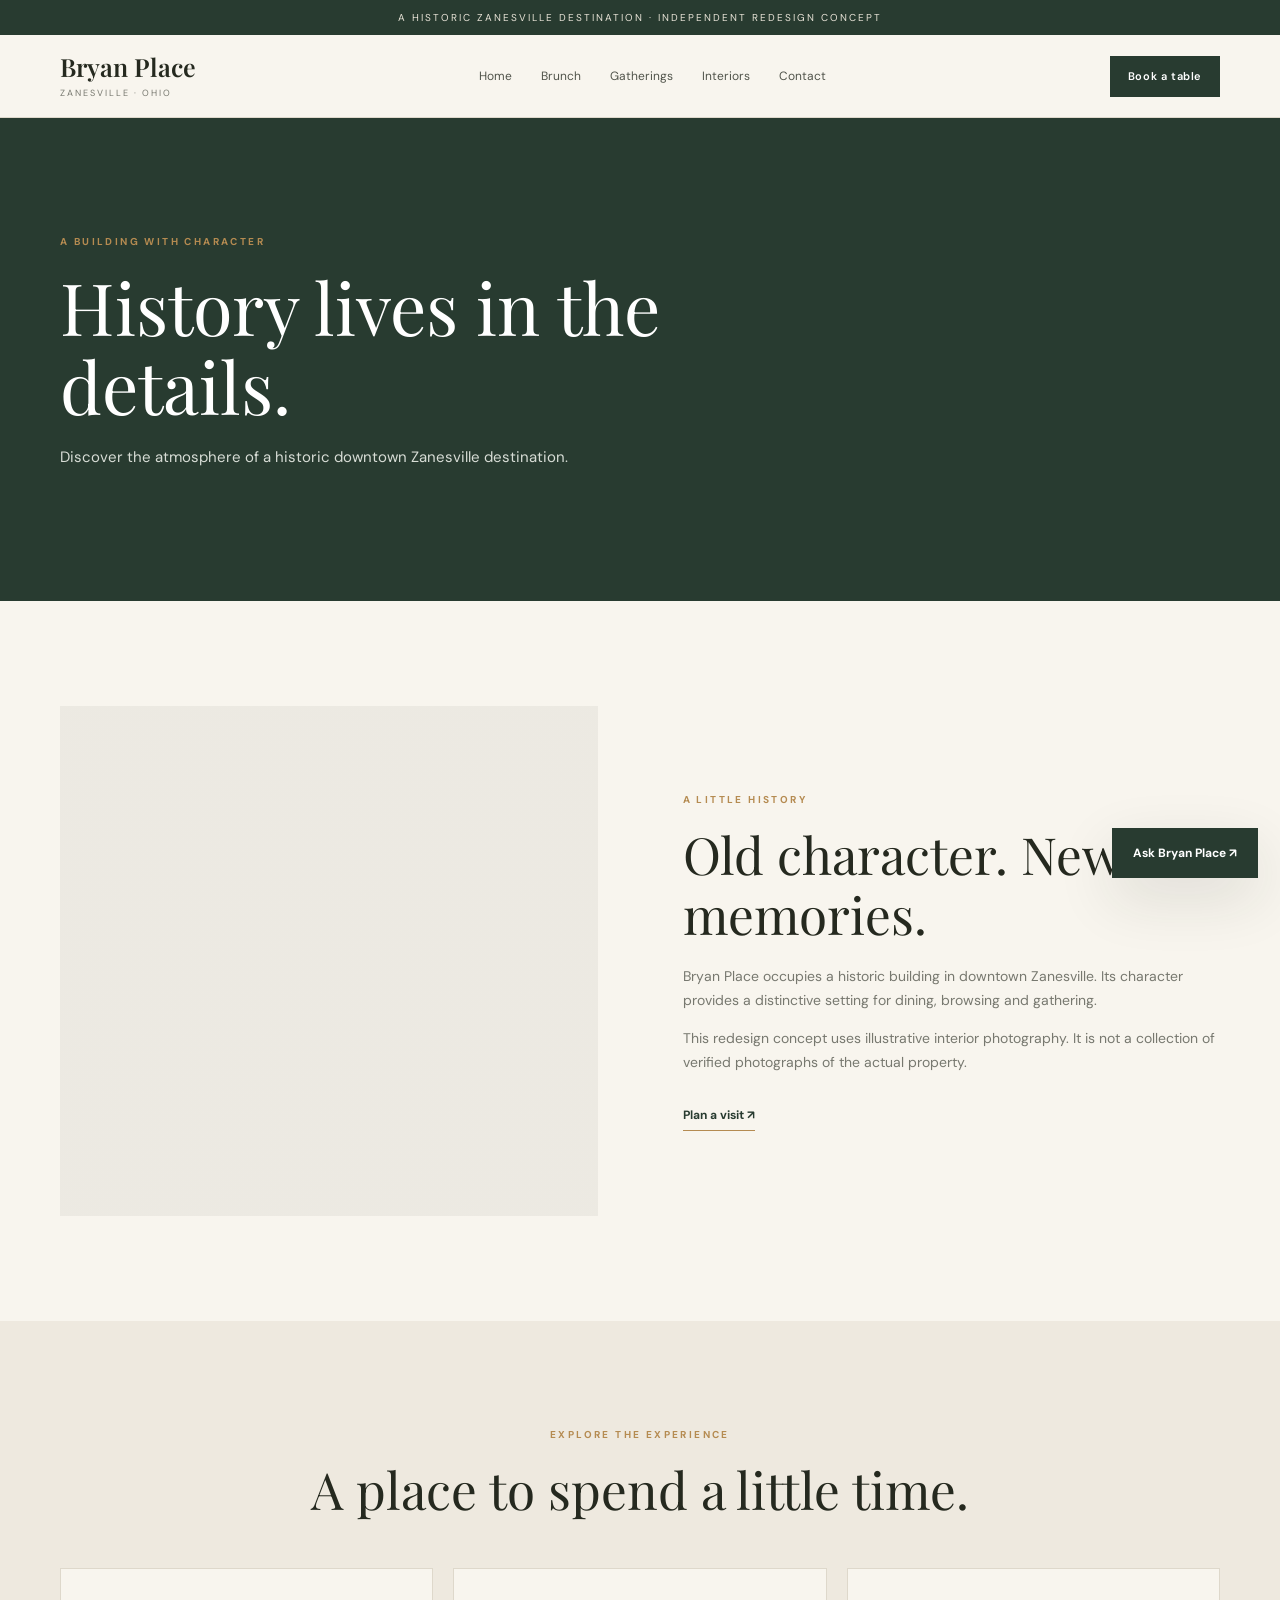
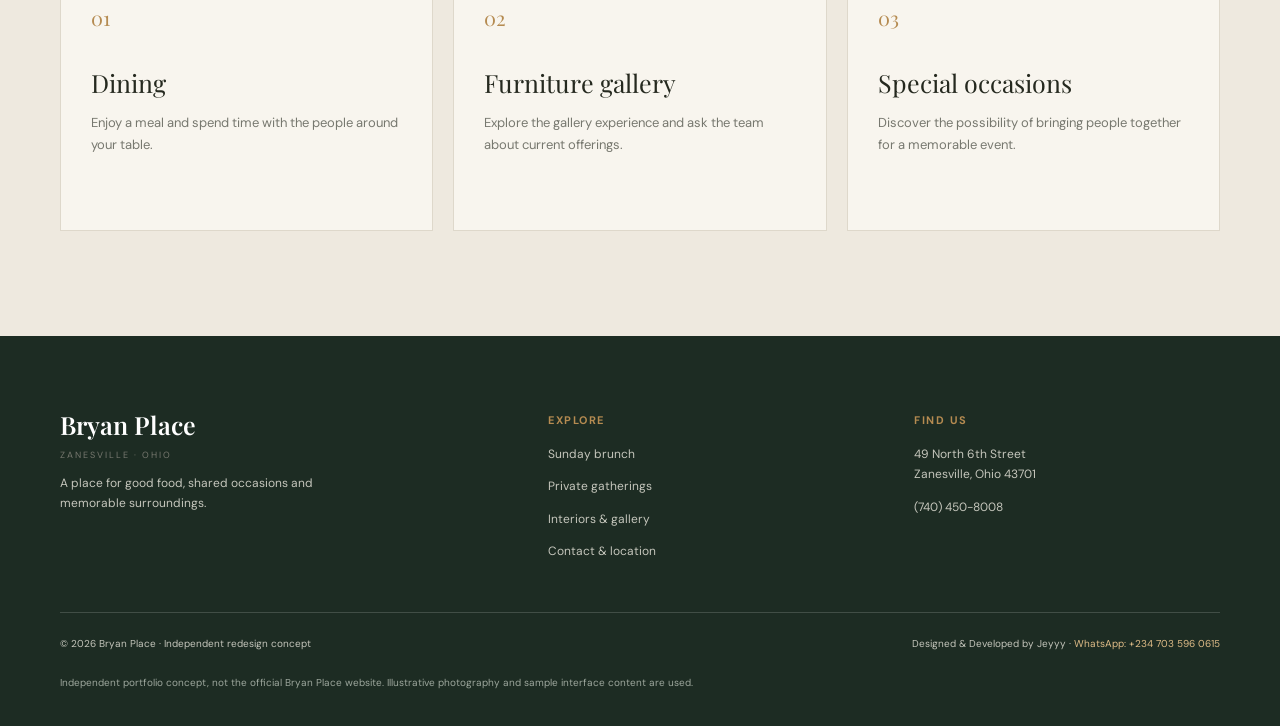
<file: interiors.html>
<!doctype html>
<html lang="en">
<head>
<meta charset="utf-8">
<meta name="viewport" content="width=device-width,initial-scale=1">
<title>Interiors & Gallery | Bryan Place</title>
<link rel="stylesheet" href="css/style.css">
</head>
<body>
<div class="top-note">A HISTORIC ZANESVILLE DESTINATION · INDEPENDENT REDESIGN CONCEPT</div>

<header class="site-header">
<div class="container nav-wrap">
<a class="brand" href="index.html">Bryan Place<small>Zanesville · Ohio</small></a>
<button class="menu-toggle" aria-label="Open navigation" aria-expanded="false">Menu</button>
<nav class="nav-links">
<a href="index.html">Home</a>
<a href="brunch.html">Brunch</a>
<a href="events.html">Gatherings</a>
<a href="interiors.html">Interiors</a>
<a href="contact.html">Contact</a>
</nav>
<div class="nav-actions"><button class="btn small" data-open-booking>Book a table</button></div>
</div>
</header>

<main>
<section class="page-hero">
<div class="container">
<span class="eyebrow">A building with character</span>
<h1>History lives in the details.</h1>
<p>Discover the atmosphere of a historic downtown Zanesville destination.</p>
</div>
</section>

<section class="section">
<div class="container intro-grid">
<div class="intro-image reveal"></div>
<div class="intro-copy reveal">
<span class="eyebrow">A little history</span>
<h2>Old character. New memories.</h2>
<p class="muted">Bryan Place occupies a historic building in downtown Zanesville. Its character provides a distinctive setting for dining, browsing and gathering.</p>
<p class="muted">This redesign concept uses illustrative interior photography. It is not a collection of verified photographs of the actual property.</p>
<a href="contact.html" class="text-link">Plan a visit ↗</a>
</div>
</div>
</section>

<section class="section" style="background:var(--cream)">
<div class="container">
<div class="section-head">
<span class="eyebrow">Explore the experience</span>
<h2>A place to spend a little time.</h2>
</div>
<div class="feature-grid">
<article class="feature-card">
<span class="number">01</span>
<h3>Dining</h3>
<p>Enjoy a meal and spend time with the people around your table.</p>
</article>
<article class="feature-card">
<span class="number">02</span>
<h3>Furniture gallery</h3>
<p>Explore the gallery experience and ask the team about current offerings.</p>
</article>
<article class="feature-card">
<span class="number">03</span>
<h3>Special occasions</h3>
<p>Discover the possibility of bringing people together for a memorable event.</p>
</article>
</div>
</div>
</section>
</main>

<footer class="site-footer">
<div class="container">
<div class="footer-grid">
<div><a class="brand" href="index.html">Bryan Place<small>Zanesville · Ohio</small></a><p>A place for good food, shared occasions and memorable surroundings.</p></div>
<div><h4>Explore</h4><div class="footer-links"><a href="brunch.html">Sunday brunch</a><a href="events.html">Private gatherings</a><a href="interiors.html">Interiors & gallery</a><a href="contact.html">Contact & location</a></div></div>
<div><h4>Find us</h4><p>49 North 6th Street<br>Zanesville, Ohio 43701</p><p><a href="tel:+17404508008">(740) 450-8008</a></p></div>
</div>
<div class="footer-bottom"><span>© <span data-year></span> Bryan Place · Independent redesign concept</span><span class="developer-credit">Designed & Developed by Jeyyy · <a href="https://wa.me/2347035960615" target="_blank" rel="noopener">WhatsApp: +234 703 596 0615</a></span></div>
<p class="disclaimer">Independent portfolio concept, not the official Bryan Place website. Illustrative photography and sample interface content are used.</p>
</div>
</footer>

<button class="chat-launch" id="chatToggle">Ask Bryan Place ↗</button>
<section class="chat-panel" id="chatPanel">
<div class="chat-head"><strong>Ask Bryan Place</strong><button id="chatClose">×</button></div>
<div class="chat-body" id="chatBody"></div>
<div class="chat-options">
<button data-question="What are your brunch hours?">Brunch hours</button>
<button data-question="How do I plan an event?">Plan an event</button>
<button data-question="Where are you located?">Location</button>
</div>
<div class="chat-input"><input id="chatInput" placeholder="Ask a question…"><button id="chatSend">Send</button></div>
</section>

<div class="modal-backdrop" id="bookingModal" role="dialog" aria-modal="true" aria-labelledby="bookingTitle">
<div class="modal">
<button class="modal-close" data-close-booking>×</button>
<div id="bookingFormFields">
<span class="step-indicator" id="bookingStepLabel">Step 1 of 3</span><h2 id="bookingTitle">Request a table</h2>
<form id="bookingForm">
<div class="modal-step active" data-step="1">
<p class="muted">When would you like to visit?</p>
<div class="field"><label for="bookDate">Preferred date</label><input id="bookDate" name="date" type="date" required></div>
<div class="field"><label for="bookTime">Preferred time</label><select id="bookTime" name="time" required><option value="">Choose a time</option><option>10:30 AM</option><option>11:00 AM</option><option>11:30 AM</option><option>12:00 PM</option><option>12:30 PM</option><option>1:00 PM</option><option>1:30 PM</option><option>2:00 PM</option><option>Other / flexible</option></select></div>
</div>
<div class="modal-step" data-step="2">
<p class="muted">How many guests?</p>
<div class="field"><label for="bookGuests">Number of guests</label><select id="bookGuests" name="guests" required><option value="">Select guests</option><option>1</option><option>2</option><option>3</option><option>4</option><option>5</option><option>6</option><option>7</option><option>8</option><option>9+</option></select></div>
<div class="field"><label for="bookNotes">Additional notes</label><textarea id="bookNotes" name="notes"></textarea></div>
</div>
<div class="modal-step" data-step="3">
<p class="muted">How can the restaurant reach you?</p>
<div class="field"><label for="bookName">Your name</label><input id="bookName" name="name" required></div>
<div class="field"><label for="bookContact">Phone or email</label><input id="bookContact" name="contact" required></div>
</div>
</form>
<div class="modal-actions"><button class="btn outline" id="bookingBack" type="button">Back</button><button class="btn" id="bookingNext" type="button">Continue</button></div>
</div>
<div id="bookingResult" hidden>
<span class="eyebrow">Request prepared</span><h2>Your details are ready.</h2>
<p class="muted">This demo does not send or confirm a reservation. Contact the restaurant directly to check availability.</p>
<div class="result-card"><pre id="bookingSummary"></pre></div>
<div class="modal-actions"><button class="btn outline" id="bookingReset">Start again</button><button class="btn" id="copyBooking">Copy request</button><button class="btn gold" id="callRestaurant">Call restaurant</button></div>
</div>
</div>
</div>

<script src="js/main.js" defer></script>
<script>document.querySelectorAll('[data-year]').forEach(el=>el.textContent=new Date().getFullYear());</script>
</body>
</html>
</file>
<file: css/style.css>
@import url('https://fonts.googleapis.com/css2?family=DM+Sans:wght@400;500;600;700&family=Playfair+Display:wght@400;500;600;700&display=swap');

:root {
  --cream: #eee9df;
  --paper: #f8f5ee;
  --ink: #25291f;
  --muted: #77786f;
  --green: #283b30;
  --green-light: #3b5545;
  --gold: #b58b51;
  --line: #ded8cb;
  --white: #fff;
  --serif: 'Playfair Display', Georgia, serif;
  --sans: 'DM Sans', Arial, sans-serif;
  --shadow: 0 20px 60px rgba(35, 38, 29, .12);
}

* {
  box-sizing: border-box;
}

html {
  scroll-behavior: smooth;
  scroll-padding-top: 100px;
}

body {
  margin: 0;
  background: var(--paper);
  color: var(--ink);
  font-family: var(--sans);
  line-height: 1.7;
}

body.modal-open {
  overflow: hidden;
}

a {
  color: inherit;
  text-decoration: none;
}

button, input, select, textarea {
  font: inherit;
}

button {
  cursor: pointer;
  -webkit-tap-highlight-color: transparent;
}

button:focus-visible,
a:focus-visible,
input:focus-visible,
select:focus-visible,
textarea:focus-visible {
  outline: 2px solid var(--gold);
  outline-offset: 3px;
}

img {
  display: block;
  max-width: 100%;
}

.container {
  width: min(1160px, calc(100% - 44px));
  margin: auto;
}

.top-note {
  padding: 9px 15px;
  background: var(--green);
  color: #e8e3d7;
  text-align: center;
  font-size: 10px;
  letter-spacing: 2px;
}

.site-header {
  position: sticky;
  top: 0;
  z-index: 50;
  background: rgba(248, 245, 238, .96);
  backdrop-filter: blur(12px);
  border-bottom: 1px solid var(--line);
}

.nav-wrap {
  min-height: 82px;
  display: flex;
  align-items: center;
  justify-content: space-between;
  gap: 24px;
}

.brand {
  font-family: var(--serif);
  font-size: 25px;
  font-weight: 600;
  line-height: 1.1;
}

.brand small {
  display: block;
  margin-top: 6px;
  font: 9px var(--sans);
  letter-spacing: 2px;
  text-transform: uppercase;
  color: var(--muted);
}

.nav-links {
  display: flex;
  align-items: center;
  gap: 29px;
}

.nav-links a {
  font-size: 12px;
  color: #51544b;
  transition: color .2s;
}

.nav-links a:hover,
.text-link:hover {
  color: var(--gold);
}

.nav-actions {
  display: flex;
  align-items: center;
  gap: 10px;
}

.menu-toggle {
  display: none;
  background: none;
  border: 0;
  color: var(--ink);
  padding: 10px;
}

.btn {
  display: inline-flex;
  justify-content: center;
  align-items: center;
  gap: 9px;
  min-height: 49px;
  padding: 0 24px;
  border: 1px solid var(--green);
  background: var(--green);
  color: var(--white);
  font-size: 11px;
  font-weight: 600;
  letter-spacing: .6px;
  transition: .25s ease;
}

.btn:hover {
  background: var(--green-light);
  transform: translateY(-2px);
}

.btn.small {
  min-height: 41px;
  padding: 0 17px;
}

.btn.gold {
  border-color: var(--gold);
  background: var(--gold);
  color: #fff;
}

.btn.gold:hover {
  background: #987344;
}

.btn.outline {
  background: transparent;
  color: var(--green);
}

.btn.outline:hover {
  background: var(--green);
  color: white;
}

.hero {
  min-height: 680px;
  display: flex;
  align-items: center;
  position: relative;
  overflow: hidden;
  background:
    linear-gradient(90deg, rgba(19, 30, 23, .88), rgba(19, 30, 23, .25)),
    url('https://images.unsplash.com/photo-1414235077428-338989a2e8c0?auto=format&fit=crop&w=1900&q=85') center/cover;
  color: white;
}

.hero-content {
  padding: 100px 0;
  max-width: 760px;
}

.eyebrow {
  display: block;
  margin-bottom: 17px;
  color: var(--gold);
  font-size: 10px;
  font-weight: 700;
  letter-spacing: 2.4px;
  text-transform: uppercase;
}

.display {
  max-width: 760px;
  margin: 0;
  font: 400 clamp(45px, 7vw, 88px)/1.08 var(--serif);
  letter-spacing: -2px;
}

.hero-content p {
  max-width: 520px;
  margin: 25px 0 30px;
  color: rgba(255,255,255,.83);
  font-size: 15px;
}

.hero-actions {
  display: flex;
  flex-wrap: wrap;
  gap: 12px;
}

.hero .btn.outline {
  border-color: rgba(255,255,255,.7);
  color: white;
}

.hero .btn.outline:hover {
  background: white;
  color: var(--green);
}

.section {
  padding: 105px 0;
}

.intro-grid {
  display: grid;
  grid-template-columns: 1fr 1fr;
  align-items: center;
  gap: 85px;
}

.intro-image {
  min-height: 510px;
  background:
    linear-gradient(rgba(25,30,23,.05), rgba(25,30,23,.05)),
    url('https://images.unsplash.com/photo-1600210492486-724fe5c67fb0?auto=format&fit=crop&w=1100&q=85') center/cover;
}

.intro-copy h2,
.section-head h2,
.planner-grid h2,
.contact-grid h2 {
  margin: 0 0 21px;
  font: 400 clamp(35px, 4vw, 52px)/1.17 var(--serif);
}

.muted {
  color: var(--muted);
  font-size: 14px;
}

.text-link {
  display: inline-block;
  margin-top: 16px;
  padding-bottom: 5px;
  border-bottom: 1px solid var(--gold);
  color: var(--green);
  font-size: 12px;
  font-weight: 700;
}

.stats {
  display: flex;
  gap: 55px;
  margin-top: 42px;
  padding-top: 25px;
  border-top: 1px solid var(--line);
}

.stat strong {
  display: block;
  font: 34px var(--serif);
  color: var(--green);
}

.stat span {
  color: var(--muted);
  font-size: 10px;
  letter-spacing: 1px;
  text-transform: uppercase;
}

.section-head {
  max-width: 690px;
  margin: 0 auto 48px;
  text-align: center;
}

.section-head p {
  color: var(--muted);
  font-size: 14px;
}

.feature-grid {
  display: grid;
  grid-template-columns: repeat(3, 1fr);
  gap: 20px;
}

.feature-card {
  padding: 35px 30px;
  border: 1px solid var(--line);
  background: var(--paper);
  transition: .25s;
}

.feature-card:hover {
  transform: translateY(-5px);
  box-shadow: var(--shadow);
}

.feature-card .number {
  display: block;
  margin-bottom: 35px;
  color: var(--gold);
  font: 20px var(--serif);
}

.feature-card h3 {
  margin: 0 0 12px;
  font: 25px var(--serif);
}

.feature-card p {
  min-height: 70px;
  color: var(--muted);
  font-size: 13px;
}

.split-band {
  padding: 75px 0;
  background: var(--green);
  color: white;
}

.split-band .container {
  display: flex;
  align-items: center;
  justify-content: space-between;
  gap: 40px;
}

.split-band h2 {
  margin: 0 0 10px;
  font: 42px var(--serif);
}

.split-band p {
  max-width: 580px;
  color: #d4d8d0;
  font-size: 13px;
}

.page-hero {
  padding: 115px 0;
  background: var(--green);
  color: white;
}

.page-hero h1 {
  max-width: 800px;
  margin: 0 0 20px;
  font: 400 clamp(44px, 6vw, 72px)/1.1 var(--serif);
}

.page-hero p {
  max-width: 590px;
  color: #d8ddd6;
  font-size: 15px;
}

.page-hero .btn {
  margin-top: 15px;
}

.notice {
  margin: 25px 0;
  padding: 17px 20px;
  border-left: 3px solid var(--gold);
  background: #eee9df;
  color: #62645a;
  font-size: 12px;
}

.planner-section {
  background: var(--cream);
}

.planner-grid {
  display: grid;
  grid-template-columns: .8fr 1.2fr;
  gap: 80px;
  align-items: start;
}

.planner-form,
.contact-card {
  padding: 36px;
  background: var(--paper);
  border: 1px solid var(--line);
}

.field {
  margin-bottom: 19px;
}

.field label {
  display: block;
  margin-bottom: 7px;
  font-size: 11px;
  font-weight: 700;
  color: var(--green);
}

.field input,
.field select,
.field textarea,
.chat-input input {
  width: 100%;
  min-height: 47px;
  padding: 12px 14px;
  border: 1px solid var(--line);
  border-radius: 0;
  background: white;
  color: var(--ink);
  font-size: 13px;
}

.field textarea {
  min-height: 115px;
  resize: vertical;
}

.field input:focus,
.field select:focus,
.field textarea:focus {
  border-color: var(--gold);
  outline: none;
}

.result-card {
  margin-top: 30px;
  padding: 28px;
  border: 1px solid var(--line);
  background: white;
}

.result-card h3 {
  font: 26px var(--serif);
}

.result-card pre {
  white-space: pre-wrap;
  overflow-wrap: anywhere;
  font: 13px/1.8 var(--sans);
}

.modal-backdrop {
  display: none;
  position: fixed;
  inset: 0;
  z-index: 100;
  padding: 20px;
  align-items: center;
  justify-content: center;
  overflow-y: auto;
  background: rgba(15, 23, 17, .75);
}

.modal-backdrop.open {
  display: flex;
}

.modal {
  position: relative;
  width: min(550px, 100%);
  max-height: 90vh;
  overflow-y: auto;
  padding: 40px;
  background: var(--paper);
  box-shadow: var(--shadow);
}

.modal h2 {
  margin: 0 0 12px;
  font: 38px var(--serif);
}

.modal-close {
  position: absolute;
  top: 15px;
  right: 18px;
  border: 0;
  background: none;
  font-size: 28px;
}

.step-indicator {
  color: var(--gold);
  font-size: 10px;
  font-weight: 700;
  letter-spacing: 1.5px;
  text-transform: uppercase;
}

.modal-step {
  display: none;
}

.modal-step.active {
  display: block;
}

.modal-actions {
  display: flex;
  flex-wrap: wrap;
  gap: 10px;
  margin-top: 25px;
}

.modal-actions .btn {
  flex: 1;
}

.chat-launch {
  position: fixed;
  right: 22px;
  bottom: 22px;
  z-index: 70;
  padding: 15px 21px;
  border: 0;
  background: var(--green);
  color: white;
  box-shadow: var(--shadow);
  font-size: 12px;
  font-weight: 700;
}

.chat-panel {
  display: none;
  position: fixed;
  right: 22px;
  bottom: 85px;
  z-index: 80;
  width: min(370px, calc(100% - 30px));
  background: white;
  box-shadow: var(--shadow);
}

.chat-panel.open {
  display: block;
}

.chat-head {
  display: flex;
  justify-content: space-between;
  padding: 17px 20px;
  background: var(--green);
  color: white;
}

.chat-head button {
  border: 0;
  background: none;
  color: white;
  font-size: 23px;
}

.chat-body {
  display: flex;
  flex-direction: column;
  gap: 10px;
  max-height: 260px;
  min-height: 110px;
  overflow-y: auto;
  padding: 17px;
  font-size: 12px;
}

.chat-message {
  max-width: 90%;
  padding: 11px 13px;
  background: #eee9df;
  color: var(--ink);
}

.chat-message.user {
  align-self: flex-end;
  background: var(--green);
  color: white;
}

.chat-options {
  display: flex;
  flex-wrap: wrap;
  gap: 6px;
  padding: 10px 14px;
}

.chat-options button {
  padding: 7px 9px;
  border: 1px solid var(--line);
  background: white;
  font-size: 10px;
}

.chat-input {
  display: flex;
  padding: 12px;
  border-top: 1px solid var(--line);
}

.chat-input input {
  min-width: 0;
}

.chat-input button {
  padding: 0 15px;
  border: 0;
  background: var(--green);
  color: white;
  font-size: 12px;
}

.contact-grid {
  display: grid;
  grid-template-columns: 1fr 1fr;
  gap: 80px;
}

.contact-detail {
  padding: 19px 0;
  border-bottom: 1px solid var(--line);
}

.contact-detail strong {
  color: var(--gold);
  font-size: 11px;
  letter-spacing: 1px;
  text-transform: uppercase;
}

.contact-detail p {
  margin: 6px 0 0;
  color: var(--muted);
  font-size: 14px;
}

.form-feedback {
  color: var(--green);
  font-size: 12px;
}

.site-footer {
  padding: 75px 0 25px;
  background: #1d2c23;
  color: white;
}

.footer-grid {
  display: grid;
  grid-template-columns: 1.4fr 1fr 1fr;
  gap: 60px;
  padding-bottom: 50px;
}

.footer-grid p {
  max-width: 300px;
  color: #c5c6bc;
  font-size: 12px;
}

.footer-grid h4 {
  margin-top: 0;
  font-size: 11px;
  letter-spacing: 1.5px;
  text-transform: uppercase;
  color: var(--gold);
}

.footer-links {
  display: grid;
  gap: 12px;
  color: #c5c6bc;
  font-size: 12px;
}

.footer-links a:hover,
.footer-grid a:hover {
  color: var(--gold);
}

.footer-bottom {
  display: flex;
  justify-content: space-between;
  gap: 20px;
  padding-top: 22px;
  border-top: 1px solid rgba(255,255,255,.16);
  color: #c5c6bc;
  font-size: 10px;
}

.developer-credit {
  text-align: right;
}

.developer-credit a {
  color: #e0bd88;
}

.disclaimer {
  margin-top: 22px;
  color: #9da79d;
  font-size: 10px;
}

.reveal {
  animation: fadeUp .7s ease both;
}

@keyframes fadeUp {
  from {
    opacity: 0;
    transform: translateY(18px);
  }
  to {
    opacity: 1;
    transform: translateY(0);
  }
}

[hidden] {
  display: none !important;
}

@media (max-width: 900px) {
  .nav-links {
    gap: 15px;
  }

  .nav-actions {
    display: none;
  }

  .intro-grid,
  .planner-grid,
  .contact-grid {
    gap: 40px;
  }

  .footer-grid {
    gap: 30px;
  }
}

@media (max-width: 700px) {
  .container {
    width: min(100% - 34px, 550px);
  }

  .top-note {
    font-size: 8px;
    letter-spacing: 1px;
  }

  .nav-wrap {
    min-height: 70px;
    position: relative;
  }

  .brand {
    font-size: 22px;
  }

  .menu-toggle {
    display: block;
  }

  .nav-links {
    display: none;
    position: absolute;
    top: 70px;
    left: 0;
    right: 0;
    padding: 20px;
    background: var(--paper);
    border: 1px solid var(--line);
    box-shadow: var(--shadow);
  }

  .nav-links.open {
    display: grid;
    gap: 18px;
  }

  .nav-links a {
    font-size: 14px;
  }

  .hero {
    min-height: 600px;
    background-position: 60% center;
  }

  .hero-content {
    padding: 80px 0;
  }

  .display {
    font-size: clamp(45px, 12vw, 65px);
    letter-spacing: -1px;
  }

  .hero-content p {
    font-size: 13px;
  }

  .section {
    padding: 70px 0;
  }

  .intro-grid,
  .planner-grid,
  .contact-grid {
    grid-template-columns: 1fr;
    gap: 35px;
  }

  .intro-image {
    min-height: 330px;
  }

  .feature-grid {
    grid-template-columns: 1fr;
    gap: 13px;
  }

  .feature-card {
    padding: 25px;
  }

  .feature-card .number {
    margin-bottom: 17px;
  }

  .feature-card p {
    min-height: 0;
  }

  .split-band .container {
    align-items: flex-start;
    flex-direction: column;
  }

  .split-band h2 {
    font-size: 34px;
  }

  .page-hero {
    padding: 80px 0;
  }

  .page-hero h1 {
    font-size: 48px;
  }

  .planner-form,
  .contact-card {
    padding: 23px;
  }

  .modal {
    padding: 30px 22px;
  }

  .modal h2 {
    font-size: 32px;
  }

  .modal-actions {
    flex-direction: column;
  }

  .modal-actions .btn {
    width: 100%;
  }

  .stats {
    gap: 30px;
  }

  .footer-grid {
    grid-template-columns: 1fr;
    gap: 28px;
  }

  .footer-bottom {
    flex-direction: column;
  }

  .developer-credit {
    text-align: left;
  }

  .chat-launch {
    right: 12px;
    bottom: 12px;
  }

  .chat-panel {
    right: 10px;
    bottom: 75px;
  }
}

@media (prefers-reduced-motion: reduce) {
  *,
  *::before,
  *::after {
    scroll-behavior: auto !important;
    animation-duration: .01ms !important;
    transition-duration: .01ms !important;
  }
   }
</file>
